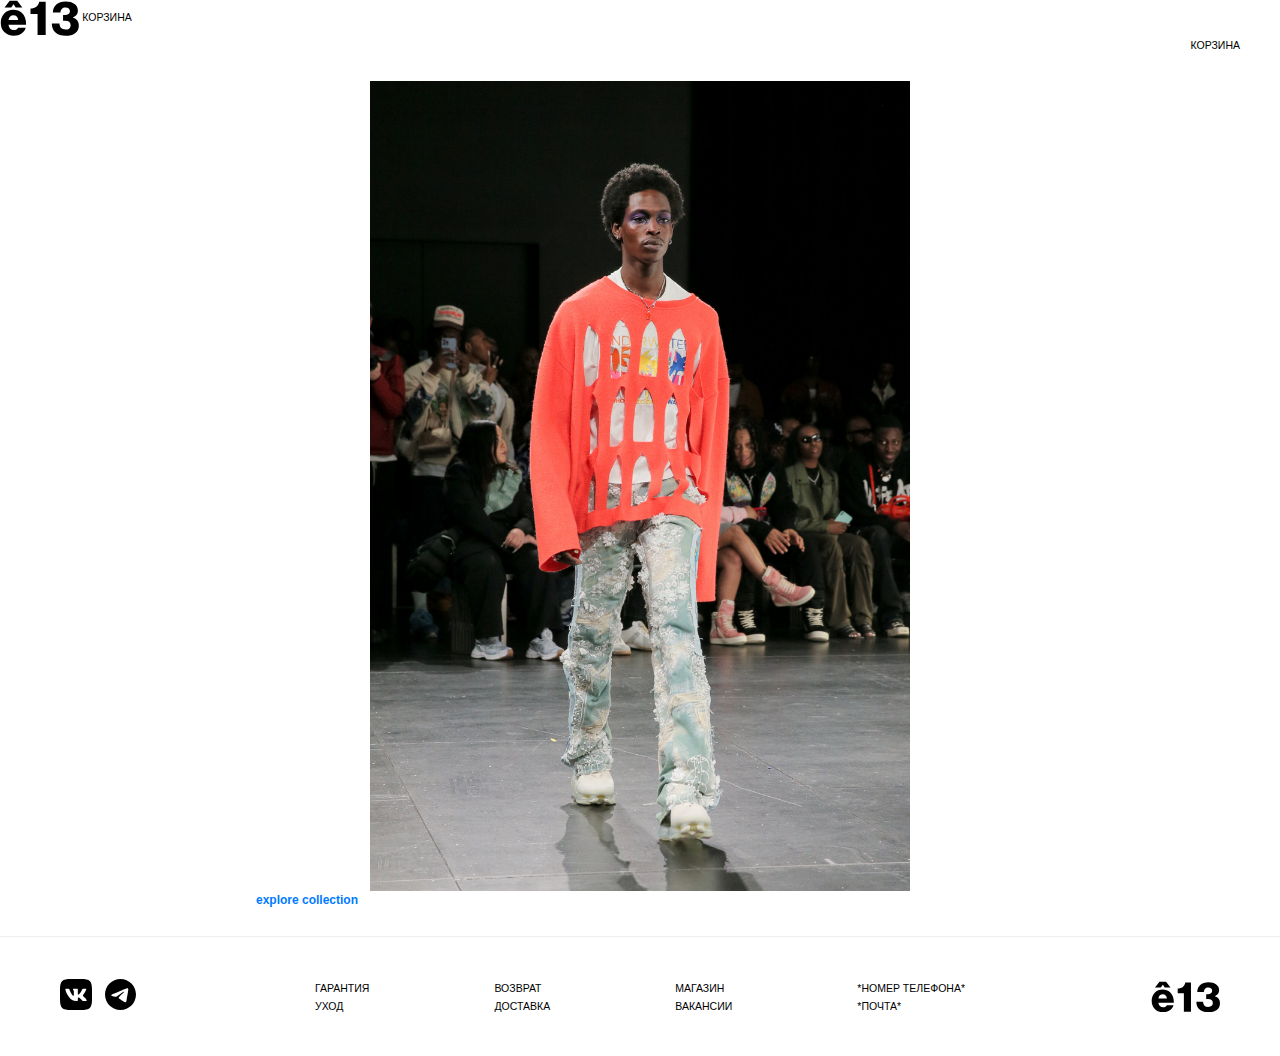
<file: index.html>
<!DOCTYPE html>
<html lang="ru">
<head>
    <meta charset="UTF-8">
    <meta http-equiv="X-UA-Compatible" content="IE=edge">
    
    <meta name="viewport" content="width=device-width, initial-scale=1.0">
    <!-- Primary Meta Tags -->
    <title>ê13</title>
    <meta name="title" content="ê13">
    <meta name="description" content="With Meta Tags you can edit and experiment with your content then preview how your webpage will look on Google, Facebook, Twitter and more!">

    <!-- Open Graph / Facebook -->
    <meta property="og:type" content="website">
    <meta property="og:url" content="https://metatags.io/"> <!-- поменять  -->
    <meta property="og:title" content="ê13">
    <meta property="og:description" content="With Meta Tags you can edit and experiment with your content then preview how your webpage will look on Google, Facebook, Twitter and more!">
    <meta property="og:image" content="icons/icon1200x628.svg">

    <!-- Twitter -->
    <meta property="twitter:card" content="summary_large_image">
    <meta property="twitter:url" content="https://metatags.io/">
    <meta property="twitter:title" content="ê13">
    <meta property="twitter:description" content="With Meta Tags you can edit and experiment with your content then preview how your webpage will look on Google, Facebook, Twitter and more!">
    <meta property="twitter:image" content="icons/icon1200x628.svg">
    
    <link rel="apple-touch-icon" sizes="57x57" href="icons/favicons/apple-icon-57x57.png">
    <link rel="apple-touch-icon" sizes="60x60" href="icons/favicons/apple-icon-60x60.png">
    <link rel="apple-touch-icon" sizes="72x72" href="icons/favicons/apple-icon-72x72.png">
    <link rel="apple-touch-icon" sizes="76x76" href="icons/favicons/apple-icon-76x76.png">
    <link rel="apple-touch-icon" sizes="114x114" href="icons/favicons/apple-icon-114x114.png">
    <link rel="apple-touch-icon" sizes="120x120" href="icons/favicons/apple-icon-120x120.png">
    <link rel="apple-touch-icon" sizes="144x144" href="icons/favicons/apple-icon-144x144.png">
    <link rel="apple-touch-icon" sizes="152x152" href="icons/favicons/apple-icon-152x152.png">
    <link rel="apple-touch-icon" sizes="180x180" href="icons/favicons/apple-icon-180x180.png">
    <link rel="icon" type="image/png" sizes="192x192"  href="icons/favicons/android-icon-192x192.png">
    <link rel="icon" type="image/png" sizes="32x32" href="icons/favicons/favicon-32x32.png">
    <link rel="icon" type="image/png" sizes="96x96" href="icons/favicons/favicon-96x96.png">
    <link rel="icon" type="image/png" sizes="16x16" href="icons/favicons/favicon-16x16.png">
    <link rel="manifest" href="icons/favicons/manifest.json">
    <meta name="msapplication-TileColor" content="#ffffff">
    <meta name="msapplication-TileImage" content="icons/favicons/ms-icon-144x144.png">
    <meta name="theme-color" content="#ffffff">

    <link rel="stylesheet" href="libs/slick/slick.css">
    <link rel="stylesheet" href="libs/slick/slick-theme.css">
    <link rel="stylesheet" href="css/style.min.css">
    
</head>
<body>
    <header>
        <div class="mobile-h-wrapper">
            <div class="header">
                <a class="header__logo" href="index.html">
                    <img src="/img/1.svg" alt="logo"/>
                </a>
                <a class="t11r header__cart-hidden" href="cart.html">корзина</a>
            </div>
            <a class="t11r header__cart" href="cart.html">корзина</a>
        </div>
    </header>

    <main>
        <section class="main">
            <ul class="side-panel">
                <li><a href="#" class="category t11r">мужское</a></li>
                <li><a href="#" class="category t11r">женское</a></l>
                <li><a href="#" class="category t11r">аксессуары</a>
                </li>
                <div class="sub-categories">
                    <li>
                        <a href="#" class="category t11r">все коллекции</a>
                    </li>
                    <li>
                        <a href="#" class="category t11r">о бренде</a>
                    </li>
                </div>
            </ul>
            <a class="main__link" href="catalog.html">
                <img src="img/model.jpg" alt="Model">
                <h1>explore collection</h1>
            </a>
        </section>
    </main>

    <footer class="footer">
        <div class="footer-line">
            <div class="footer-line__links">
                <a href="#"><img src="/img/vk.svg" alt="Vk" /></a>
                <a href="#" class="n-mr">
                    <img src="/img/telegram.svg" alt="Telegram" />
                </a>
                </div>
            <ul class="footer-line__text">
                <div class="footer-line__item">
                    <li>
                        <a class="t11r t11r__black" href="guarantee.html">гарантия</a>
                    </li>
                    <li>
                        <a class="t11r t11r__black" href="care.html">уход</a>
                    </li>
                </div>
                <div class="footer-line__item">
                    <li>
                        <a class="t11r t11r__black" href="return.html">возврат</a>
                    </li>
                    <li>
                        <a class="t11r t11r__black" href="delivery.html">доставка</a>
                    </li>
                </div>
                <div class="footer-line__item">
                    <li>
                        <a class="t11r t11r__black" href="shop.html">магазин</a>
                    </li>
                    <li>
                        <a class="t11r t11r__black" href="vacancies.html">вакансии</a>
                    </li>
                </div>
                <div class="footer-line__item new-string">
                    <li>
                        <a class="t11r t11r__black" href="">*номер телефона*</a>
                    </li>
                    <li>
                        <a class="t11r t11r__black" href="">*почта*</a>
                    </li>
                </div>
            </ul>
            <a href="#" class="footer-line__logo">
                <svg
                    height="2.625em"
                    viewBox="0 0 79 36"
                    fill="none"
                    xmlns="http://www.w3.org/2000/svg"
                >
                    <path
                    d="M4.56 7.448L9.696 0.871999H17.184L22.32 7.448H15.744L13.584 4.28H13.488L11.28 7.448H4.56ZM13.872 35.72C9.904 35.72 6.72 34.504 4.32 32.072C1.952 29.608 0.768 26.472 0.768 22.664C0.768 18.952 1.936 15.864 4.272 13.4C6.64 10.936 9.68 9.704 13.392 9.704C16.752 9.704 19.552 10.728 21.792 12.776C24.736 15.464 26.176 19.448 26.112 24.728H8.448C8.704 26.424 9.296 27.752 10.224 28.712C11.152 29.64 12.4 30.104 13.968 30.104C15.984 30.104 17.344 29.288 18.048 27.656H25.68C25.104 30.024 23.728 31.96 21.552 33.464C19.408 34.968 16.848 35.72 13.872 35.72ZM8.496 20.072H18.192C18.064 18.6 17.568 17.432 16.704 16.568C15.872 15.704 14.816 15.272 13.536 15.272C10.752 15.272 9.072 16.872 8.496 20.072ZM37.5634 35V13.976H30.5074V8.504C32.8114 8.44 34.7474 7.848 36.3154 6.728C37.8834 5.608 38.8594 3.976 39.2434 1.832H45.6754V35H37.5634ZM65.8474 35.768C61.3034 35.768 57.8474 34.712 55.4794 32.6C53.0474 30.456 51.8314 27.464 51.8314 23.624H59.4634C59.6874 27.592 61.7034 29.576 65.5114 29.576C67.1434 29.576 68.4074 29.176 69.3034 28.376C70.1994 27.544 70.6474 26.424 70.6474 25.016C70.6474 22.136 68.7754 20.696 65.0314 20.696H63.0634V15.08H64.8394C66.4074 15.08 67.6394 14.744 68.5354 14.072C69.4634 13.4 69.9274 12.456 69.9274 11.24C69.9274 10.088 69.5434 9.176 68.7754 8.504C68.0074 7.832 66.9514 7.496 65.6074 7.496C63.9434 7.496 62.6794 7.96 61.8154 8.888C60.9514 9.816 60.4714 11.032 60.3754 12.536H52.8394C52.9034 9.208 54.0554 6.536 56.2954 4.52C58.5674 2.472 61.7034 1.448 65.7034 1.448C69.3834 1.448 72.3274 2.28 74.5354 3.944C76.7754 5.576 77.8954 7.832 77.8954 10.712C77.8954 13.784 76.2314 15.976 72.9034 17.288V17.384C76.8714 18.6 78.8554 21.288 78.8554 25.448C78.8554 28.808 77.6074 31.368 75.1114 33.128C72.6474 34.888 69.5594 35.768 65.8474 35.768Z"
                    fill="black"
                    ></path>
                </svg>
            </a>
        </div>
    </footer>

    <script src="js/jquery.validate.min.js"></script>

</body>
</html>
</file>
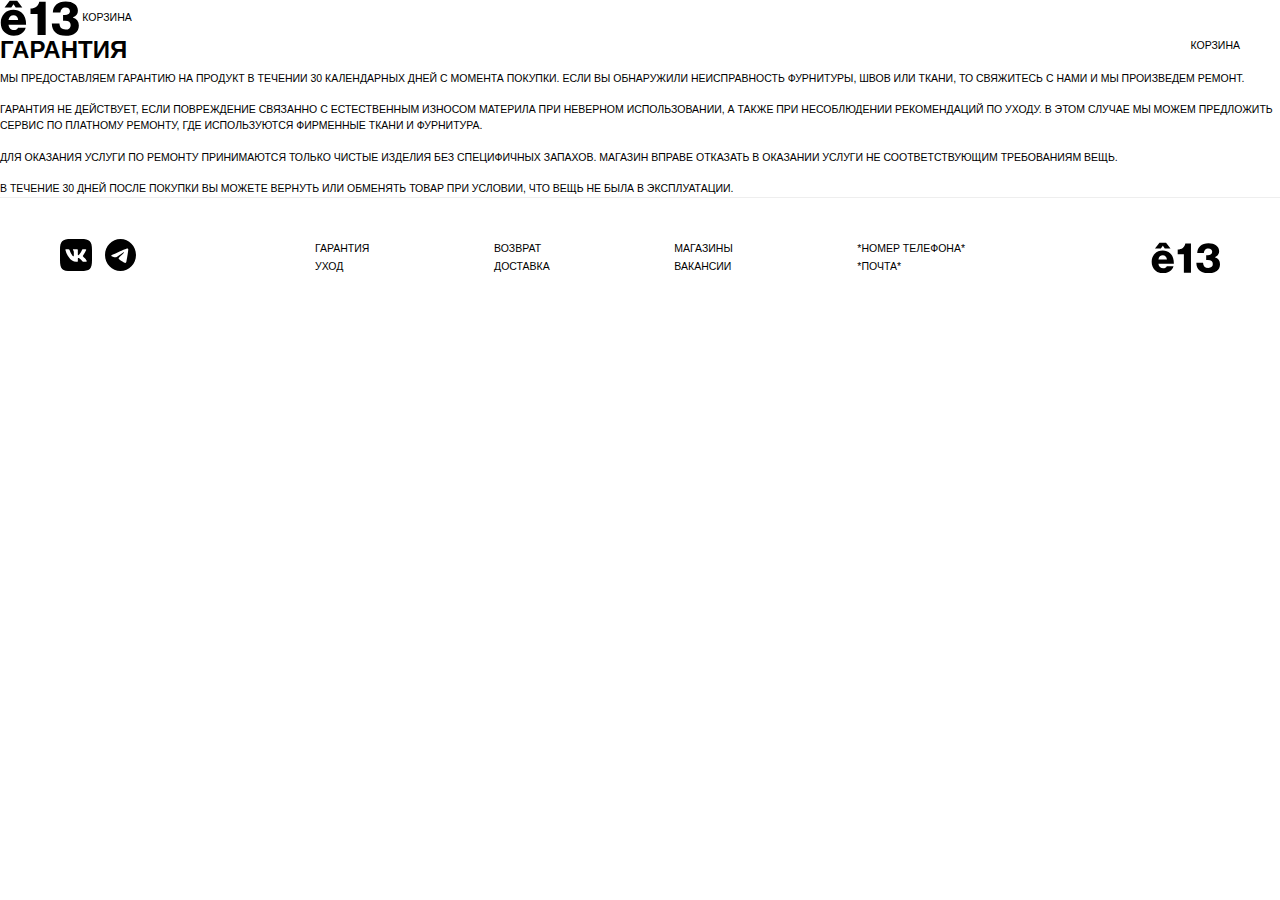
<file: care.html>
<!DOCTYPE html>
<html lang="ru">
<head>
    <meta charset="UTF-8">
    <meta http-equiv="X-UA-Compatible" content="IE=edge">
    <meta name="viewport" content="width=device-width, initial-scale=1.0">
    <title>ê13</title>
    <link rel="stylesheet" href="css/style.min.css">
    <link rel="stylesheet" href="libs/slick/slick.css">
    <link rel="stylesheet" href="libs/slick/slick-theme.css">

</head>
<body>
    <header>
        <div class="mobile-h-wrapper">
            <div class="header">
                <a class="header__logo" href="index.html">
                    <img src="/img/1.svg" alt="logo"/>
                </a>
                <a class="t11r header__cart-hidden" href="cart.html">корзина</a>
            </div>
            <a class="t11r header__cart" href="cart.html">корзина</a>
        </div>
    </header>

    <main>
        <section class="service">
            <h1 class="service__header t22m">
                гарантия
            </h1>
            <div class="service__text t11r">
                Мы предоставляем гарантию на продукт в течении 30 календарных дней с момента покупки. Если вы обнаружили неисправность фурнитуры, швов или ткани, то свяжитесь с нами и мы произведем ремонт.
                <br><br>
                Гарантия не действует, если повреждение связанно с естественным износом материла при неверном использовании, а также при несоблюдении рекомендаций по уходу. В этом случае мы можем предложить сервис по платному ремонту, где используются фирменные ткани и фурнитура.
                <br><br>
                Для оказания услуги по ремонту принимаются только чистые изделия без специфичных запахов. Магазин вправе отказать в оказании услуги не соответствующим требованиям вещь.
                <br><br>
                В течение 30 дней после покупки вы можете вернуть или обменять товар при условии, что вещь не была в эксплуатации.
            </div>
        </section>
    </main>

    <footer class="footer">
        <div class="footer-line">
            <div class="footer-line__links">
                <a href="#"><img src="/img/vk.svg" alt="Vk" /></a>
                <a href="#" class="n-mr">
                    <img src="/img/telegram.svg" alt="Telegram" />
                </a>
                </div>
            <ul class="footer-line__text">
                <div class="footer-line__item">
                    <li>
                        <a class="t11r t11r__black" href="">гарантия</a>
                    </li>
                    <li>
                        <a class="t11r t11r__black" href="">уход</a>
                    </li>
                </div>
                <div class="footer-line__item">
                    <li>
                        <a class="t11r t11r__black" href="">возврат</a>
                    </li>
                    <li>
                        <a class="t11r t11r__black" href="">доставка</a>
                    </li>
                </div>
                <div class="footer-line__item">
                    <li>
                        <a class="t11r t11r__black" href="">магазины</a>
                    </li>
                    <li>
                        <a class="t11r t11r__black" href="">вакансии</a>
                    </li>
                </div>
                <div class="footer-line__item new-string">
                    <li>
                        <a class="t11r t11r__black" href="">*номер телефона*</a>
                    </li>
                    <li>
                        <a class="t11r t11r__black" href="">*почта*</a>
                    </li>
                </div>
            </ul>
            <a href="#" class="footer-line__logo">
                <svg
                    height="2.625em"
                    viewBox="0 0 79 36"
                    fill="none"
                    xmlns="http://www.w3.org/2000/svg"
                >
                    <path
                    d="M4.56 7.448L9.696 0.871999H17.184L22.32 7.448H15.744L13.584 4.28H13.488L11.28 7.448H4.56ZM13.872 35.72C9.904 35.72 6.72 34.504 4.32 32.072C1.952 29.608 0.768 26.472 0.768 22.664C0.768 18.952 1.936 15.864 4.272 13.4C6.64 10.936 9.68 9.704 13.392 9.704C16.752 9.704 19.552 10.728 21.792 12.776C24.736 15.464 26.176 19.448 26.112 24.728H8.448C8.704 26.424 9.296 27.752 10.224 28.712C11.152 29.64 12.4 30.104 13.968 30.104C15.984 30.104 17.344 29.288 18.048 27.656H25.68C25.104 30.024 23.728 31.96 21.552 33.464C19.408 34.968 16.848 35.72 13.872 35.72ZM8.496 20.072H18.192C18.064 18.6 17.568 17.432 16.704 16.568C15.872 15.704 14.816 15.272 13.536 15.272C10.752 15.272 9.072 16.872 8.496 20.072ZM37.5634 35V13.976H30.5074V8.504C32.8114 8.44 34.7474 7.848 36.3154 6.728C37.8834 5.608 38.8594 3.976 39.2434 1.832H45.6754V35H37.5634ZM65.8474 35.768C61.3034 35.768 57.8474 34.712 55.4794 32.6C53.0474 30.456 51.8314 27.464 51.8314 23.624H59.4634C59.6874 27.592 61.7034 29.576 65.5114 29.576C67.1434 29.576 68.4074 29.176 69.3034 28.376C70.1994 27.544 70.6474 26.424 70.6474 25.016C70.6474 22.136 68.7754 20.696 65.0314 20.696H63.0634V15.08H64.8394C66.4074 15.08 67.6394 14.744 68.5354 14.072C69.4634 13.4 69.9274 12.456 69.9274 11.24C69.9274 10.088 69.5434 9.176 68.7754 8.504C68.0074 7.832 66.9514 7.496 65.6074 7.496C63.9434 7.496 62.6794 7.96 61.8154 8.888C60.9514 9.816 60.4714 11.032 60.3754 12.536H52.8394C52.9034 9.208 54.0554 6.536 56.2954 4.52C58.5674 2.472 61.7034 1.448 65.7034 1.448C69.3834 1.448 72.3274 2.28 74.5354 3.944C76.7754 5.576 77.8954 7.832 77.8954 10.712C77.8954 13.784 76.2314 15.976 72.9034 17.288V17.384C76.8714 18.6 78.8554 21.288 78.8554 25.448C78.8554 28.808 77.6074 31.368 75.1114 33.128C72.6474 34.888 69.5594 35.768 65.8474 35.768Z"
                    fill="black"
                    ></path>
                </svg>
            </a>
        </div>
    </footer>
</body>
</html>
</file>
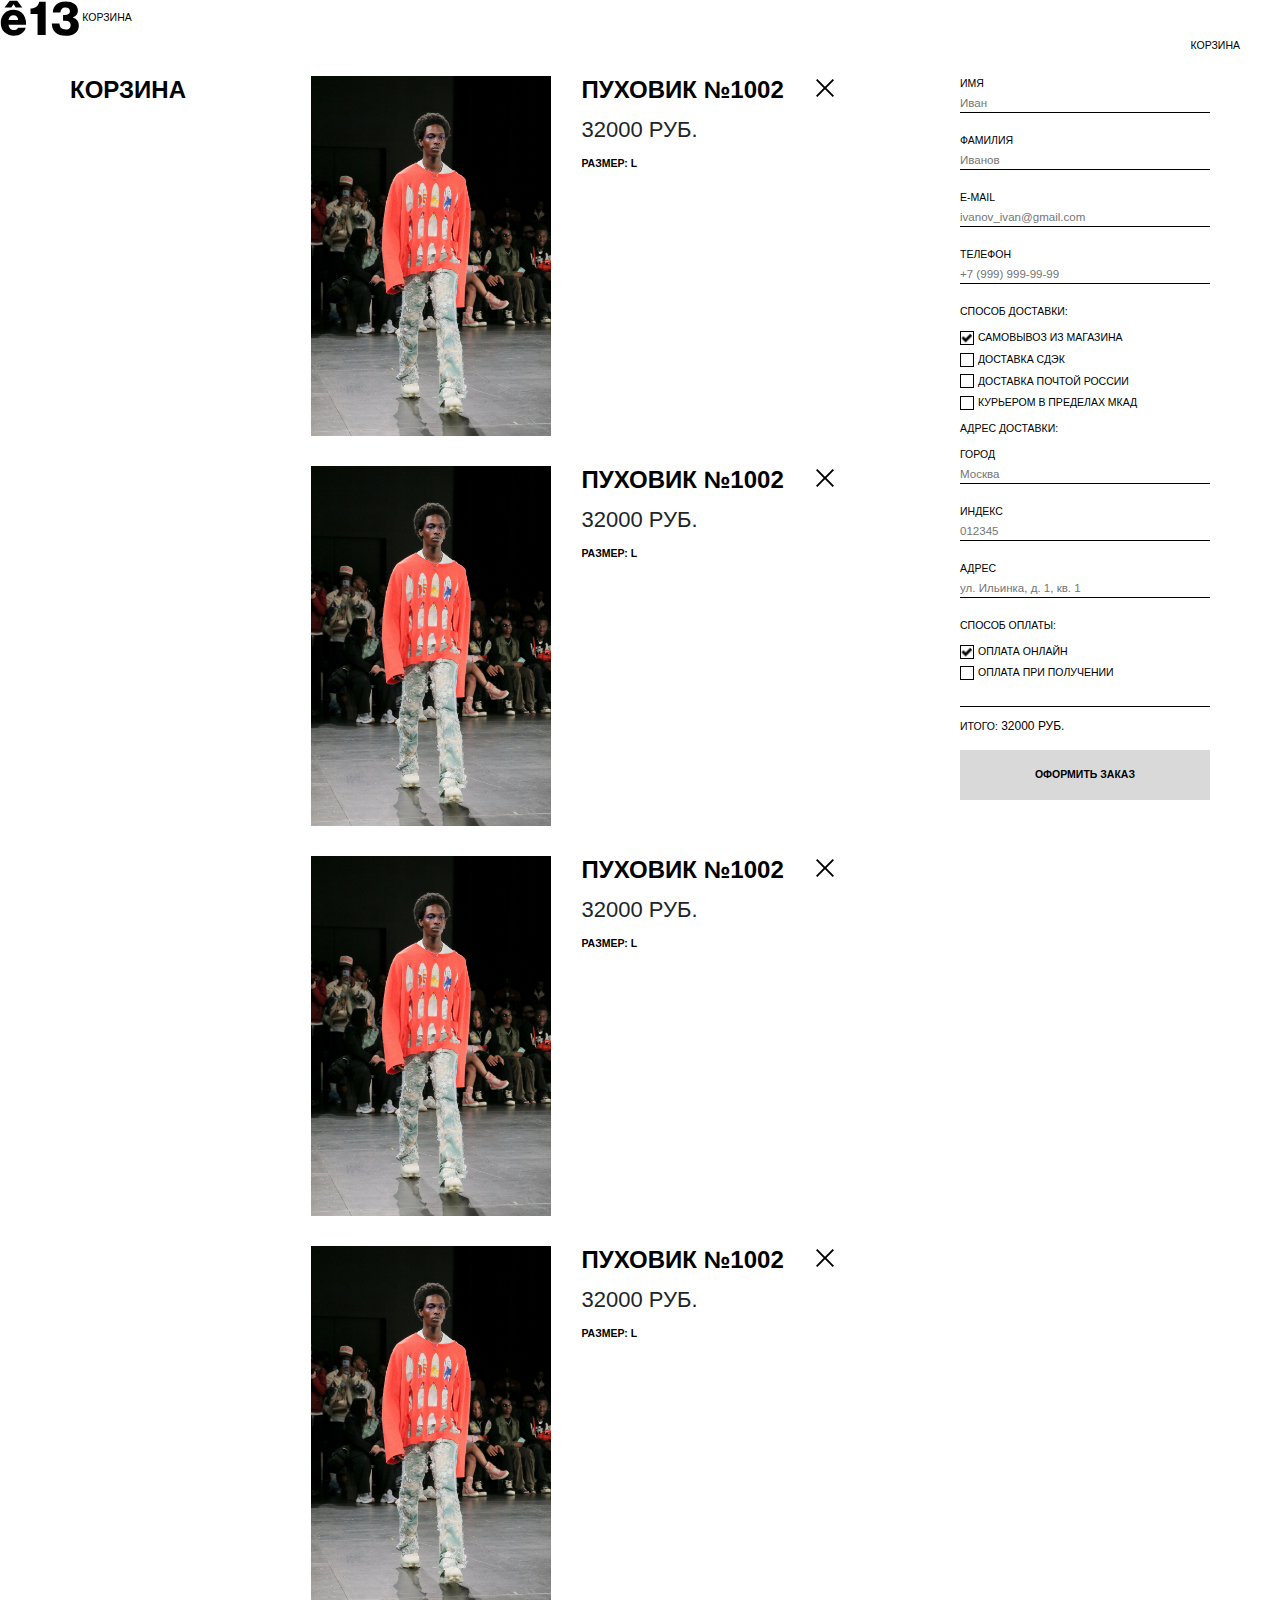
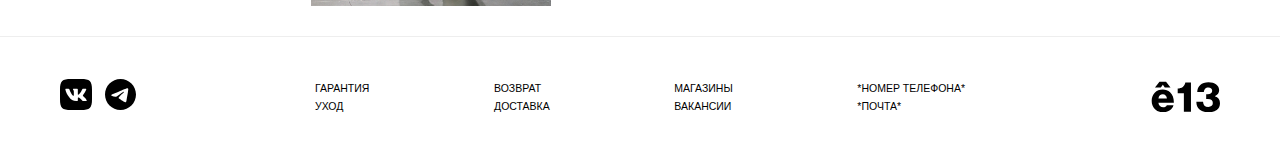
<file: cart.html>
<!DOCTYPE html>
<html lang="ru">
<head>
    <meta charset="UTF-8">
    <meta http-equiv="X-UA-Compatible" content="IE=edge">
    <meta name="viewport" content="width=device-width, initial-scale=1.0">
    <title>Document</title>
    <link rel="stylesheet" href="css/style.min.css">
</head>
<body>
    <header>
        <div class="mobile-h-wrapper">
            <div class="header">
                <a class="header__logo" href="index.html">
                    <img src="/img/1.svg" alt="logo"/>
                </a>
                <a class="t11r header__cart-hidden" href="cart.html">корзина</a>
            </div>
            <a class="t11r header__cart" href="cart.html">корзина</a>
        </div>
    </header>

    <main>
        <section class="cart">
            <div class="container">
                <div class="cart__wrapper">
    
                    <!-- <button class="test-btn"></button> -->
    
                    <h1 class="cart__title t22m">корзина</h1>
    
                    <div class="cart__items">
    
                        <div class="cart-item">
                            <img class="cart-item__img" src="img/model.jpg" alt="">
                            <div class="cart-item__text">
                                <div class="cart-item__title t22m">пуховик №1002</div>
                                <div class="cart-item__price t18l">32000 руб.</div>
                                <div class="cart-item__size t11b">Размер: L</div>
                            </div>
                            <button class="cart-item__close"><img src="img/close-svgrepo-com.svg" alt=""></button>
                        </div>
    
                        <div class="cart-item">
                            <img class="cart-item__img" src="img/model.jpg" alt="">
                            <div class="cart-item__text">
                                <div class="cart-item__title t22m">пуховик №1002</div>
                                <div class="cart-item__price t18l">32000 руб.</div>
                                <div class="cart-item__size t11b">Размер: L</div>
                            </div>
                            <button class="cart-item__close"><img src="img/close-svgrepo-com.svg" alt=""></button>
                        </div>
                        <div class="cart-item">
                            <img class="cart-item__img" src="img/model.jpg" alt="">
                            <div class="cart-item__text">
                                <div class="cart-item__title t22m">пуховик №1002</div>
                                <div class="cart-item__price t18l">32000 руб.</div>
                                <div class="cart-item__size t11b">Размер: L</div>
                            </div>
                            <button class="cart-item__close"><img src="img/close-svgrepo-com.svg" alt=""></button>
                        </div>
                        <div class="cart-item">
                            <img class="cart-item__img" src="img/model.jpg" alt="">
                            <div class="cart-item__text">
                                <div class="cart-item__title t22m">пуховик №1002</div>
                                <div class="cart-item__price t18l">32000 руб.</div>
                                <div class="cart-item__size t11b">Размер: L</div>
                            </div>
                            <button class="cart-item__close"><img src="img/close-svgrepo-com.svg" alt=""></button>
                        </div>
    
                    </div>
    
                    <form action="#" class="cart__form">
                        <label class="text-label t11r">имя
                            <input placeholder="Иван" type="text" name="username">
                        </label>
                        <label class="text-label t11r">фамилия
                            <input placeholder="Иванов" type="text" name="usersurname">
                        </label>
                        <label class="text-label t11r">e-mail
                            <input placeholder="ivanov_ivan@gmail.com" type="email" name="useremail">
                        </label>
                        <label class="text-label t11r">телефон
                            <input class="art-stranger" placeholder="+7 (999) 999-99-99" type="tel" name="usertel">
                        </label>
    
                        <div class="t11r cart__way">
                            способ доставки:
                        </div>
    
                        <label class="radio-label t11r l">
                            <input checked type="radio" name="delivery"><div></div>САМОВЫВОЗ ИЗ МАГАЗИНА
                        </label>
                        <label class="radio-label t11r l">
                            <input type="radio" name="delivery"><div></div>ДОСТАВКА СДЭК
                        </label>
                        <label class="radio-label t11r l">
                            <input type="radio" name="delivery"><div></div>ДОСТАВКА ПОЧТОЙ РОССИИ
                        </label>
                        <label class="radio-label t11r l">
                            <input type="radio" name="delivery"><div></div>курьером в пределах МКАД
                        </label>
    
                        <div class="cart__address">
                            <div class="t11r cart__way">
                                Адрес доставки:
                            </div>
        
                            <label class="text-label t11r">город
                                <input placeholder="Москва" type="text" name="town">
                            </label>
                            <label class="text-label t11r">индекс
                                <input placeholder="012345" type="tel" name="index">
                            </label>
                            <label class="text-label t11r">адрес
                                <input placeholder="ул. Ильинка, д. 1, кв. 1" type="text" name="address">
                            </label>
                        </div>
    
                        <div class="t11r cart__way">
                            способ оплаты:
                        </div>
    
                        <label class="radio-label t11r l">
                            <input checked type="radio" name="payment"><div></div>ОПЛАТА ОНЛАЙН
                        </label>
                        <label class="radio-label t11r l">
                            <input type="radio" name="payment"><div></div>оплата при получении
                        </label>
    
                        <div class="cart__total t11r l"><span class="t11r">Итого:</span> 32000 руб.</div>
    
                        <button class="t11r b">оформить заказ</button>
                    </form>
    
                </div>
            </div>
        </section>
    </main>

    <footer class="footer">
        <div class="footer-line">
            <div class="footer-line__links">
                <a href="#"><img src="/img/vk.svg" alt="Vk" /></a>
                <a href="#" class="n-mr">
                    <img src="/img/telegram.svg" alt="Telegram" />
                </a>
                </div>
            <ul class="footer-line__text">
                <div class="footer-line__item">
                    <li>
                        <a class="t11r t11r__black" href="">гарантия</a>
                    </li>
                    <li>
                        <a class="t11r t11r__black" href="">уход</a>
                    </li>
                </div>
                <div class="footer-line__item">
                    <li>
                        <a class="t11r t11r__black" href="">возврат</a>
                    </li>
                    <li>
                        <a class="t11r t11r__black" href="">доставка</a>
                    </li>
                </div>
                <div class="footer-line__item">
                    <li>
                        <a class="t11r t11r__black" href="">магазины</a>
                    </li>
                    <li>
                        <a class="t11r t11r__black" href="">вакансии</a>
                    </li>
                </div>
                <div class="footer-line__item new-string">
                    <li>
                        <a class="t11r t11r__black" href="">*номер телефона*</a>
                    </li>
                    <li>
                        <a class="t11r t11r__black" href="">*почта*</a>
                    </li>
                </div>
            </ul>
            <a href="#" class="footer-line__logo">
                <svg
                    height="2.625em"
                    viewBox="0 0 79 36"
                    fill="none"
                    xmlns="http://www.w3.org/2000/svg"
                >
                    <path
                    d="M4.56 7.448L9.696 0.871999H17.184L22.32 7.448H15.744L13.584 4.28H13.488L11.28 7.448H4.56ZM13.872 35.72C9.904 35.72 6.72 34.504 4.32 32.072C1.952 29.608 0.768 26.472 0.768 22.664C0.768 18.952 1.936 15.864 4.272 13.4C6.64 10.936 9.68 9.704 13.392 9.704C16.752 9.704 19.552 10.728 21.792 12.776C24.736 15.464 26.176 19.448 26.112 24.728H8.448C8.704 26.424 9.296 27.752 10.224 28.712C11.152 29.64 12.4 30.104 13.968 30.104C15.984 30.104 17.344 29.288 18.048 27.656H25.68C25.104 30.024 23.728 31.96 21.552 33.464C19.408 34.968 16.848 35.72 13.872 35.72ZM8.496 20.072H18.192C18.064 18.6 17.568 17.432 16.704 16.568C15.872 15.704 14.816 15.272 13.536 15.272C10.752 15.272 9.072 16.872 8.496 20.072ZM37.5634 35V13.976H30.5074V8.504C32.8114 8.44 34.7474 7.848 36.3154 6.728C37.8834 5.608 38.8594 3.976 39.2434 1.832H45.6754V35H37.5634ZM65.8474 35.768C61.3034 35.768 57.8474 34.712 55.4794 32.6C53.0474 30.456 51.8314 27.464 51.8314 23.624H59.4634C59.6874 27.592 61.7034 29.576 65.5114 29.576C67.1434 29.576 68.4074 29.176 69.3034 28.376C70.1994 27.544 70.6474 26.424 70.6474 25.016C70.6474 22.136 68.7754 20.696 65.0314 20.696H63.0634V15.08H64.8394C66.4074 15.08 67.6394 14.744 68.5354 14.072C69.4634 13.4 69.9274 12.456 69.9274 11.24C69.9274 10.088 69.5434 9.176 68.7754 8.504C68.0074 7.832 66.9514 7.496 65.6074 7.496C63.9434 7.496 62.6794 7.96 61.8154 8.888C60.9514 9.816 60.4714 11.032 60.3754 12.536H52.8394C52.9034 9.208 54.0554 6.536 56.2954 4.52C58.5674 2.472 61.7034 1.448 65.7034 1.448C69.3834 1.448 72.3274 2.28 74.5354 3.944C76.7754 5.576 77.8954 7.832 77.8954 10.712C77.8954 13.784 76.2314 15.976 72.9034 17.288V17.384C76.8714 18.6 78.8554 21.288 78.8554 25.448C78.8554 28.808 77.6074 31.368 75.1114 33.128C72.6474 34.888 69.5594 35.768 65.8474 35.768Z"
                    fill="black"
                    ></path>
                </svg>
            </a>
        </div>
    </footer>


    <script src="js/jquery.min.js"></script>
    <script src="js/jquery.validate.min.js"></script>
    <script src="js/maska-nomera.js" type="text/javascript"></script>
    <script src="js/script.js"></script>
    
    
</body>
</html>
</file>
<file: css/style.min.css>
/*!
 * Bootstrap Reboot v4.3.1 (https://getbootstrap.com/)
 * Copyright 2011-2019 The Bootstrap Authors
 * Copyright 2011-2019 Twitter, Inc.
 * Licensed under MIT (https://github.com/twbs/bootstrap/blob/master/LICENSE)
 * Forked from Normalize.css, licensed MIT (https://github.com/necolas/normalize.css/blob/master/LICENSE.md)
 */
*, ::after, ::before {
  -webkit-box-sizing: border-box;
          box-sizing: border-box; }

html {
  font-family: sans-serif;
  line-height: 1.15;
  -webkit-text-size-adjust: 100%;
  -webkit-tap-highlight-color: transparent; }

article, aside, figcaption, figure, footer, header, hgroup, main, nav, section {
  display: block; }

body {
  margin: 0;
  font-family: -apple-system,BlinkMacSystemFont,"Segoe UI",Roboto,"Helvetica Neue",Arial,"Noto Sans",sans-serif,"Apple Color Emoji","Segoe UI Emoji","Segoe UI Symbol","Noto Color Emoji";
  font-size: 1rem;
  font-weight: 400;
  line-height: 1.5;
  color: #212529;
  text-align: left;
  background-color: #fff; }

[tabindex="-1"]:focus {
  outline: 0 !important; }

hr {
  -webkit-box-sizing: content-box;
          box-sizing: content-box;
  height: 0;
  overflow: visible; }

h1, h2, h3, h4, h5, h6 {
  margin-top: 0;
  margin-bottom: .5rem; }

p {
  margin-top: 0;
  margin-bottom: 1rem; }

abbr[data-original-title], abbr[title] {
  text-decoration: underline;
  -webkit-text-decoration: underline dotted;
  text-decoration: underline dotted;
  cursor: help;
  border-bottom: 0;
  -webkit-text-decoration-skip-ink: none;
  text-decoration-skip-ink: none; }

address {
  margin-bottom: 1rem;
  font-style: normal;
  line-height: inherit; }

dl, ol, ul {
  margin-top: 0;
  margin-bottom: 1rem; }

ol ol, ol ul, ul ol, ul ul {
  margin-bottom: 0; }

dt {
  font-weight: 700; }

dd {
  margin-bottom: .5rem;
  margin-left: 0; }

blockquote {
  margin: 0 0 1rem; }

b, strong {
  font-weight: bolder; }

small {
  font-size: 80%; }

sub, sup {
  position: relative;
  font-size: 75%;
  line-height: 0;
  vertical-align: baseline; }

sub {
  bottom: -.25em; }

sup {
  top: -.5em; }

a {
  color: #007bff;
  text-decoration: none;
  background-color: transparent; }

a:hover {
  color: #0056b3;
  text-decoration: underline; }

a:not([href]):not([tabindex]) {
  color: inherit;
  text-decoration: none; }

a:not([href]):not([tabindex]):focus, a:not([href]):not([tabindex]):hover {
  color: inherit;
  text-decoration: none; }

a:not([href]):not([tabindex]):focus {
  outline: 0; }

code, kbd, pre, samp {
  font-family: SFMono-Regular,Menlo,Monaco,Consolas,"Liberation Mono","Courier New",monospace;
  font-size: 1em; }

pre {
  margin-top: 0;
  margin-bottom: 1rem;
  overflow: auto; }

figure {
  margin: 0 0 1rem; }

img {
  vertical-align: middle;
  border-style: none; }

svg {
  overflow: hidden;
  vertical-align: middle; }

table {
  border-collapse: collapse; }

caption {
  padding-top: .75rem;
  padding-bottom: .75rem;
  color: #6c757d;
  text-align: left;
  caption-side: bottom; }

th {
  text-align: inherit; }

label {
  display: inline-block;
  margin-bottom: .5rem; }

button {
  border-radius: 0; }

button:focus {
  outline: 1px dotted;
  outline: 5px auto -webkit-focus-ring-color; }

button, input, optgroup, select, textarea {
  margin: 0;
  font-family: inherit;
  font-size: inherit;
  line-height: inherit; }

button, input {
  overflow: visible; }

button, select {
  text-transform: none; }

select {
  word-wrap: normal; }

[type=button], [type=reset], [type=submit], button {
  -webkit-appearance: button; }

[type=button]:not(:disabled), [type=reset]:not(:disabled), [type=submit]:not(:disabled), button:not(:disabled) {
  cursor: pointer; }

[type=button]::-moz-focus-inner, [type=reset]::-moz-focus-inner, [type=submit]::-moz-focus-inner, button::-moz-focus-inner {
  padding: 0;
  border-style: none; }

input[type=checkbox], input[type=radio] {
  -webkit-box-sizing: border-box;
          box-sizing: border-box;
  padding: 0; }

input[type=date], input[type=datetime-local], input[type=month], input[type=time] {
  -webkit-appearance: listbox; }

textarea {
  overflow: auto;
  resize: vertical; }

fieldset {
  min-width: 0;
  padding: 0;
  margin: 0;
  border: 0; }

legend {
  display: block;
  width: 100%;
  max-width: 100%;
  padding: 0;
  margin-bottom: .5rem;
  font-size: 1.5rem;
  line-height: inherit;
  color: inherit;
  white-space: normal; }

progress {
  vertical-align: baseline; }

[type=number]::-webkit-inner-spin-button, [type=number]::-webkit-outer-spin-button {
  height: auto; }

[type=search] {
  outline-offset: -2px;
  -webkit-appearance: none; }

[type=search]::-webkit-search-decoration {
  -webkit-appearance: none; }

::-webkit-file-upload-button {
  font: inherit;
  -webkit-appearance: button; }

output {
  display: inline-block; }

summary {
  display: list-item;
  cursor: pointer; }

template {
  display: none; }

[hidden] {
  display: none !important; }

.t11r {
  font-weight: 400;
  font-size: 0.875em;
  line-height: 1.5;
  text-transform: uppercase;
  color: black; }
  .t11r__black {
    color: black; }

.t22m {
  font-weight: 700;
  font-size: 24px;
  line-height: 1.2;
  text-transform: uppercase;
  color: #000000; }

.t18l {
  text-transform: uppercase;
  font-weight: 300;
  font-size: 22px;
  line-height: 1.5; }

.t11b {
  font-weight: 700;
  font-size: 0.875em;
  line-height: 1.5;
  text-transform: uppercase;
  color: black; }

.l {
  font-weight: 300; }

.b {
  font-weight: 700; }

.cart {
  min-height: 90vh; }
  .cart__wrapper {
    display: -webkit-box;
    display: -ms-flexbox;
    display: flex;
    -webkit-box-pack: justify;
        -ms-flex-pack: justify;
            justify-content: space-between;
    -ms-flex-line-pack: start;
        align-content: flex-start;
    padding-top: 40px; }
  .cart__way {
    margin-top: 10px;
    margin-bottom: 10px;
    font-weight: 500; }
  .cart__form button {
    margin-top: 15px;
    background: #D9D9D9;
    height: 50px;
    width: 100%;
    border: none; }
    .cart__form button:focus {
      outline: none; }
  .cart__total {
    margin-top: 25px;
    border-top: 1px solid #000;
    padding-top: 10px;
    font-size: 1em;
    font-weight: 400; }
    .cart__total span {
      font-weight: 500; }
  .cart-item {
    display: -webkit-box;
    display: -ms-flexbox;
    display: flex;
    margin-bottom: 30px; }
    .cart-item img {
      margin-right: 30px;
      width: 240px;
      -o-object-fit: cover;
         object-fit: cover; }
    .cart-item__text {
      width: 235px; }
    .cart-item__title {
      max-width: 100%;
      word-break: break-all; }
    .cart-item__price {
      margin-top: 8px; }
    .cart-item__size {
      margin-top: 10px; }
    .cart-item__close {
      border: none;
      background: rgba(0, 0, 0, 0);
      width: 18px;
      height: 18px;
      margin-top: 2px; }
      .cart-item__close:focus {
        outline: none; }
      .cart-item__close img {
        width: 100%;
        margin-right: 0; }

.footer {
  height: 160px;
  padding: 0 60px;
  display: -webkit-box;
  display: -ms-flexbox;
  display: flex;
  -webkit-box-align: center;
      -ms-flex-align: center;
          align-items: center;
  border-top: .5px solid #eee; }
  .footer-line {
    display: -webkit-box;
    display: -ms-flexbox;
    display: flex;
    -webkit-box-pack: justify;
        -ms-flex-pack: justify;
            justify-content: space-between;
    width: 100%; }
    .footer-line__links {
      width: 120px; }
      .footer-line__links a {
        margin-right: 10px; }
        .footer-line__links a img {
          height: 2.625em; }
    .footer-line__text {
      width: 650px;
      padding: 0;
      margin: 0;
      display: -webkit-box;
      display: -ms-flexbox;
      display: flex;
      -webkit-box-pack: justify;
          -ms-flex-pack: justify;
              justify-content: space-between;
      -webkit-box-align: center;
          -ms-flex-align: center;
              align-items: center; }
      .footer-line__text li {
        list-style: none; }
    .footer-line__logo {
      width: 120px;
      display: -webkit-box;
      display: -ms-flexbox;
      display: flex;
      -webkit-box-align: center;
          -ms-flex-align: center;
              align-items: center;
      -webkit-box-pack: end;
          -ms-flex-pack: end;
              justify-content: end; }
      .footer-line__logo img {
        width: 72px; }

.catalog {
  position: relative; }
  .catalog center {
    cursor: pointer; }
  .catalog__wrapper {
    padding-top: 50px;
    display: -webkit-box;
    display: -ms-flexbox;
    display: flex;
    -webkit-box-pack: justify;
        -ms-flex-pack: justify;
            justify-content: space-between;
    -ms-flex-wrap: wrap;
        flex-wrap: wrap; }
  .catalog-card {
    display: block;
    color: black;
    width: 350px;
    margin-bottom: 50px; }
    .catalog-card__last-card {
      opacity: 0;
      visibility: hidden; }
    .catalog-card a {
      width: 100%;
      color: black; }
    .catalog-card .block {
      background-color: #333;
      width: 100%;
      height: 485px;
      -o-object-fit: cover;
         object-fit: cover; }
      .catalog-card .block img {
        width: 100%;
        height: 100%;
        -o-object-fit: cover;
           object-fit: cover; }
    .catalog-card__text {
      text-align: center; }
    .catalog-card__title {
      margin-top: 10px; }
    .catalog-card__price {
      font-weight: 550;
      margin-top: 10px;
      display: none; }

.item {
  padding-bottom: 80px; }
  .item .container {
    display: -webkit-box;
    display: -ms-flexbox;
    display: flex;
    -webkit-box-pack: justify;
        -ms-flex-pack: justify;
            justify-content: space-between;
    padding: 0 70px;
    padding-top: 20px; }
  .item__descr {
    width: 400px; }
  .item__img {
    -o-object-fit: cover;
       object-fit: cover;
    height: 760px;
    width: 100%; }
  .item__price {
    margin-top: 20px; }
  .item__btn {
    margin-top: 25px;
    width: 220px;
    height: 50px;
    background: #D9D9D9;
    display: -webkit-box;
    display: -ms-flexbox;
    display: flex;
    -webkit-box-align: center;
        -ms-flex-align: center;
            align-items: center;
    -webkit-box-pack: center;
        -ms-flex-pack: center;
            justify-content: center;
    font-weight: 700;
    font-size: 14px;
    line-height: 14px;
    text-transform: uppercase;
    border: none; }
    .item__btn:focus {
      outline: none; }
  .item__text {
    margin-top: 30px;
    width: 350px; }
    .item__text span {
      font-weight: 700; }
  .item__carousel {
    position: relative;
    width: 55%;
    margin-right: 50px; }
    .item__carousel .slick-arrow:before {
      color: blue;
      font-size: 35px; }
    .item__carousel .prev {
      position: absolute;
      left: 8px;
      top: 50%;
      -webkit-transform: translateY(-50%);
              transform: translateY(-50%);
      z-index: 1;
      height: 40px;
      width: 30px;
      cursor: pointer; }
    .item__carousel .next {
      position: absolute;
      right: 8px;
      top: 50%;
      -webkit-transform: translateY(-50%);
              transform: translateY(-50%);
      z-index: 1;
      height: 40px;
      width: 30px;
      cursor: pointer; }
  .item__size {
    margin-top: 20px;
    margin-bottom: 10px; }

.select .slct {
  display: -webkit-box;
  display: -ms-flexbox;
  display: flex;
  -webkit-box-pack: justify;
      -ms-flex-pack: justify;
          justify-content: space-between;
  padding: 0 4px;
  border: none;
  border-bottom: 1px solid #000000;
  background-color: transparent;
  text-decoration: none;
  width: 220px;
  color: #000;
  overflow: hidden;
  white-space: nowrap;
  text-overflow: ellipsis;
  -o-text-overflow: ellipsis; }
  .select .slct.active {
    border-bottom: none; }
    .select .slct.active img {
      -webkit-transition: all .5s;
      transition: all .5s;
      -webkit-transform: rotate(180deg);
              transform: rotate(180deg); }
.select .drop {
  margin: 0;
  padding: 0;
  width: 220px;
  border: 1px solid #000;
  display: none;
  position: absolute;
  background: #fff; }
  .select .drop li {
    list-style: none;
    padding-left: 3px;
    cursor: pointer;
    display: block; }
    .select .drop li:hover {
      background: #000;
      color: #fff; }

.text-label {
  display: block;
  margin-bottom: 20px;
  font-weight: 500; }
  .text-label input {
    margin-top: 3px;
    display: block;
    border: none;
    border-bottom: 1px solid #000000;
    font-weight: 300;
    font-size: 1.1em;
    line-height: 1.5;
    color: #000;
    width: 250px; }
    .text-label input:focus-visible {
      outline: none; }

.radio-label {
  display: -webkit-box;
  display: -ms-flexbox;
  display: flex;
  -webkit-box-align: center;
      -ms-flex-align: center;
          align-items: center; }
  .radio-label input {
    display: none; }
  .radio-label div {
    display: inline-block;
    border: 1px solid black;
    width: 14px;
    height: 14px;
    position: relative;
    vertical-align: middle;
    -webkit-box-sizing: border-box;
            box-sizing: border-box;
    margin-right: 4px;
    background-color: #ffffff; }
    .radio-label div:before {
      content: '';
      background-image: url("../icons/check-mark-svgrepo-com 1.svg");
      width: 11px;
      height: 11px;
      opacity: 0;
      -webkit-transition: 0.3s;
      transition: 0.3s;
      position: absolute;
      top: 50%;
      left: 50%;
      -webkit-transform: translate(-50%, -50%);
              transform: translate(-50%, -50%);
      border-radius: 300px; }
  .radio-label input:checked + div:before {
    opacity: 1; }

* {
  font-family: 'HelveticaNeueCyr', sans-serif;
  font-size: 16px;
  margin: 0;
  padding: 0; }

.container {
  width: 1140px;
  margin: 0 auto; }

.side-panel {
  display: none; }

body {
  margin: 0;
  font-family: system-ui;
  -webkit-font-smoothing: antialiased;
  -moz-osx-font-smoothing: grayscale;
  font-family: 'HelveticaNeueCyr', sans-serif; }
  body a {
    text-decoration: none; }
    body a:hover {
      text-decoration: none;
      color: black; }

.main {
  padding: 45px 55px 0 55px;
  background-color: white;
  height: 100vh;
  position: relative; }
  .main header {
    z-index: 10;
    position: fixed;
    display: -webkit-box;
    display: -ms-flexbox;
    display: flex;
    -webkit-box-pack: justify;
        -ms-flex-pack: justify;
            justify-content: space-between;
    -webkit-box-align: center;
        -ms-flex-align: center;
            align-items: center;
    height: 2.625em; }
    .main header a img {
      height: 2.625em; }
  .main__catalog {
    height: auto; }
  .main__center {
    height: calc(100% - 113px);
    display: -webkit-box;
    display: -ms-flexbox;
    display: flex;
    -webkit-box-pack: center;
        -ms-flex-pack: center;
            justify-content: center;
    -webkit-box-align: end;
        -ms-flex-align: end;
            align-items: flex-end; }
  .main__link {
    width: 60%;
    position: absolute;
    height: 90vh;
    top: 50%;
    -webkit-transform: translate(-50%, -50%);
            transform: translate(-50%, -50%);
    left: 50%; }
    .main__link img {
      max-width: 100%;
      height: 100%;
      display: block;
      margin: 0 auto;
      -o-object-fit: cover;
         object-fit: cover; }
    .main__link p {
      position: absolute;
      top: 50%;
      left: 50%;
      -webkit-transform: translate(-50%, -50%);
              transform: translate(-50%, -50%);
      font-weight: 700;
      font-size: 2em;
      line-height: 80px;
      display: block;
      text-transform: uppercase;
      color: white; }

.header__cart {
  position: absolute;
  z-index: 100;
  height: 42px;
  top: 45px;
  right: 55px;
  display: -webkit-box;
  display: -ms-flexbox;
  display: flex;
  -webkit-box-align: center;
      -ms-flex-align: center;
          align-items: center; }
.header-hidden {
  display: none; }

.side-panel {
  margin: 0;
  margin-top: 30px;
  padding: 0;
  width: 200px; }
  .side-panel .category {
    margin-bottom: 2px; }
  .side-panel .sub-categories {
    margin-top: 23px; }
  .side-panel a {
    display: inline-block;
    height: 100%; }
  .side-panel li {
    list-style: none; }

@media (max-width: 1919px) {
  * {
    font-size: 12px; }

  .main {
    padding: 30px 40px 0 40px; }
    .main__link p {
      font-size: 1.8em; }

  .header__cart {
    height: 31.5px;
    top: 30px;
    right: 40px; }

  .footer {
    height: 120px; } }
@media (max-width: 1199px) {
  * {
    font-size: 10px; }

  .main {
    padding: 25px 35px 0 35px; }

  .header__cart {
    height: 26.25px;
    top: 25px;
    right: 35px; }

  .footer {
    padding: 0 35px; }
    .footer-line__text {
      width: 530px; } }
@media (max-width: 991px) {
  * {
    font-size: 9px; }

  .footer {
    height: 100px; }
    .footer-line__text {
      width: 370px; } }
@media (max-width: 767px) {
  * {
    font-size: 12px; }

  .mobile-h-wrapper {
    padding: 0 20px;
    position: fixed;
    z-index: 10;
    top: 0;
    height: 60px;
    width: 100%;
    background-color: red; }

  .main {
    padding: 0; }
    .main header {
      position: static;
      height: 100%; }

  .header__cart {
    display: none; }
    .header__cart-hidden {
      display: block; } }

/*# sourceMappingURL=style.css.map */
</file>
